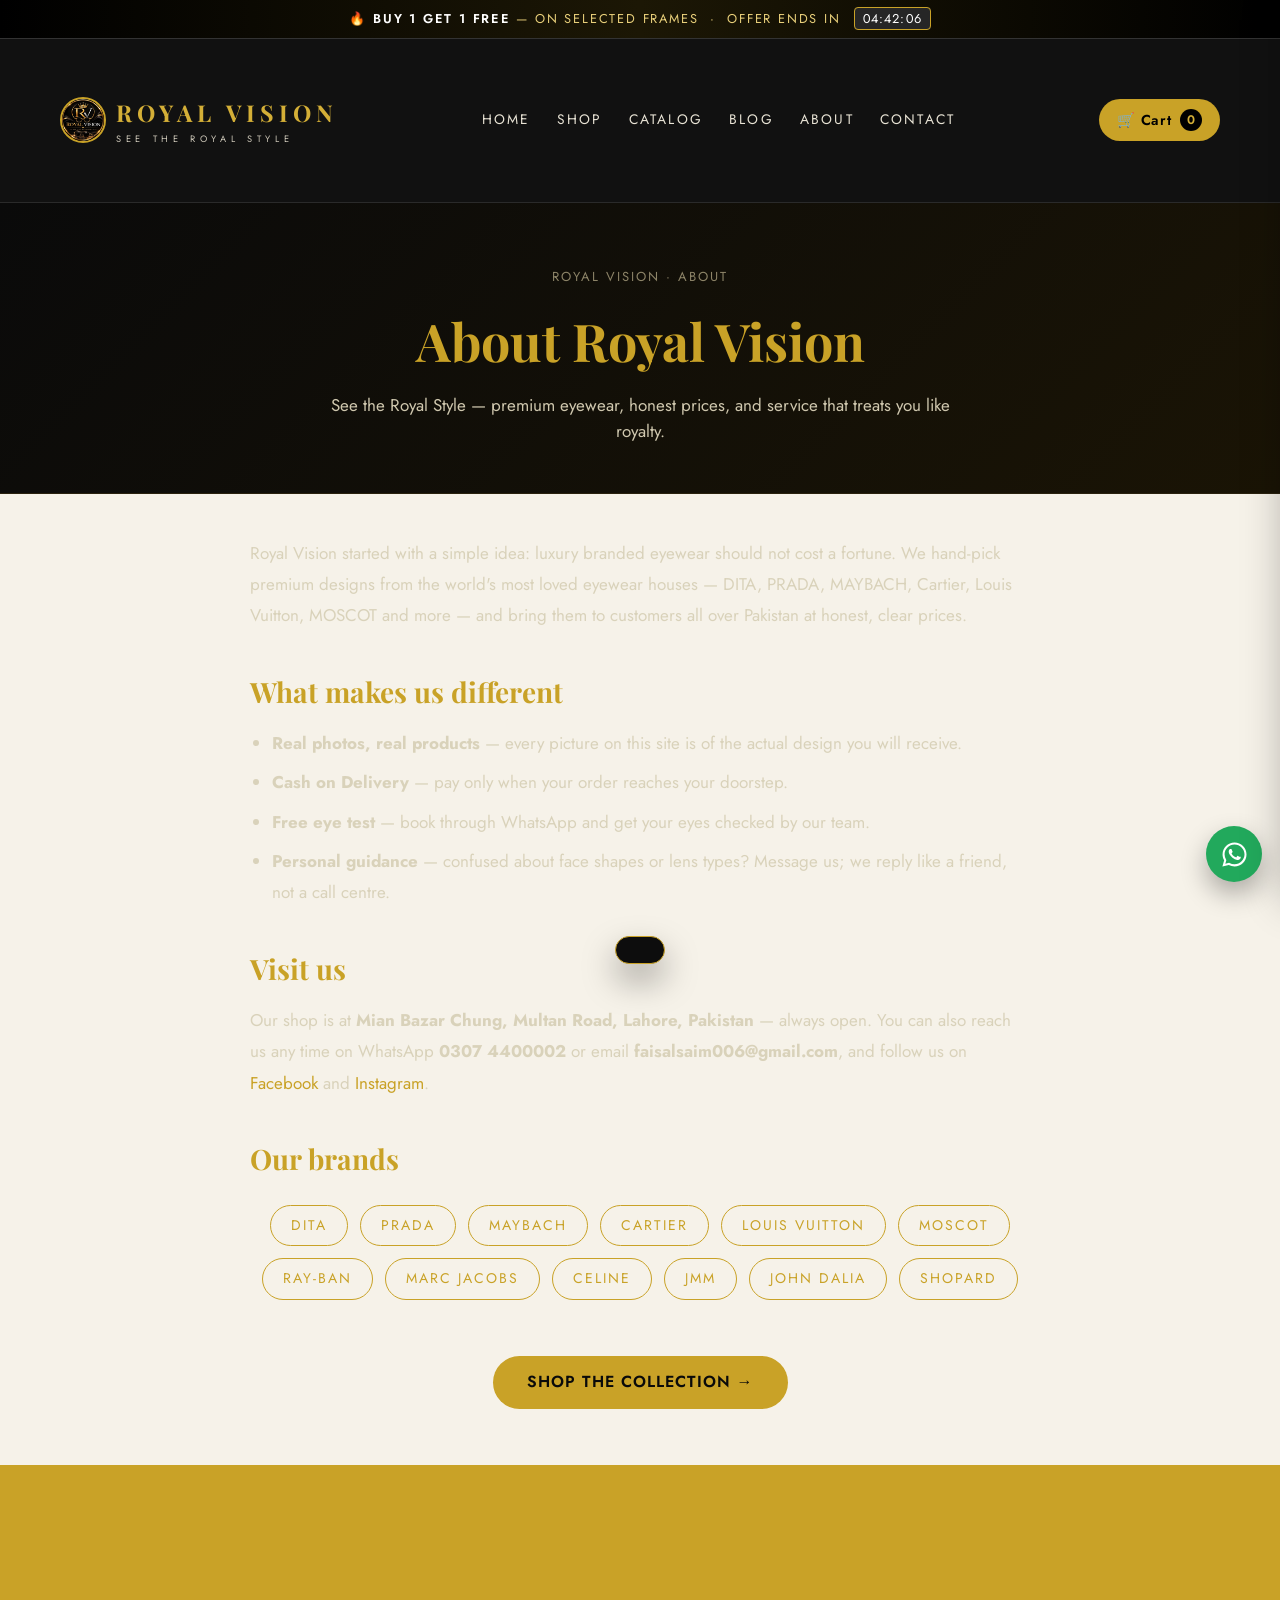
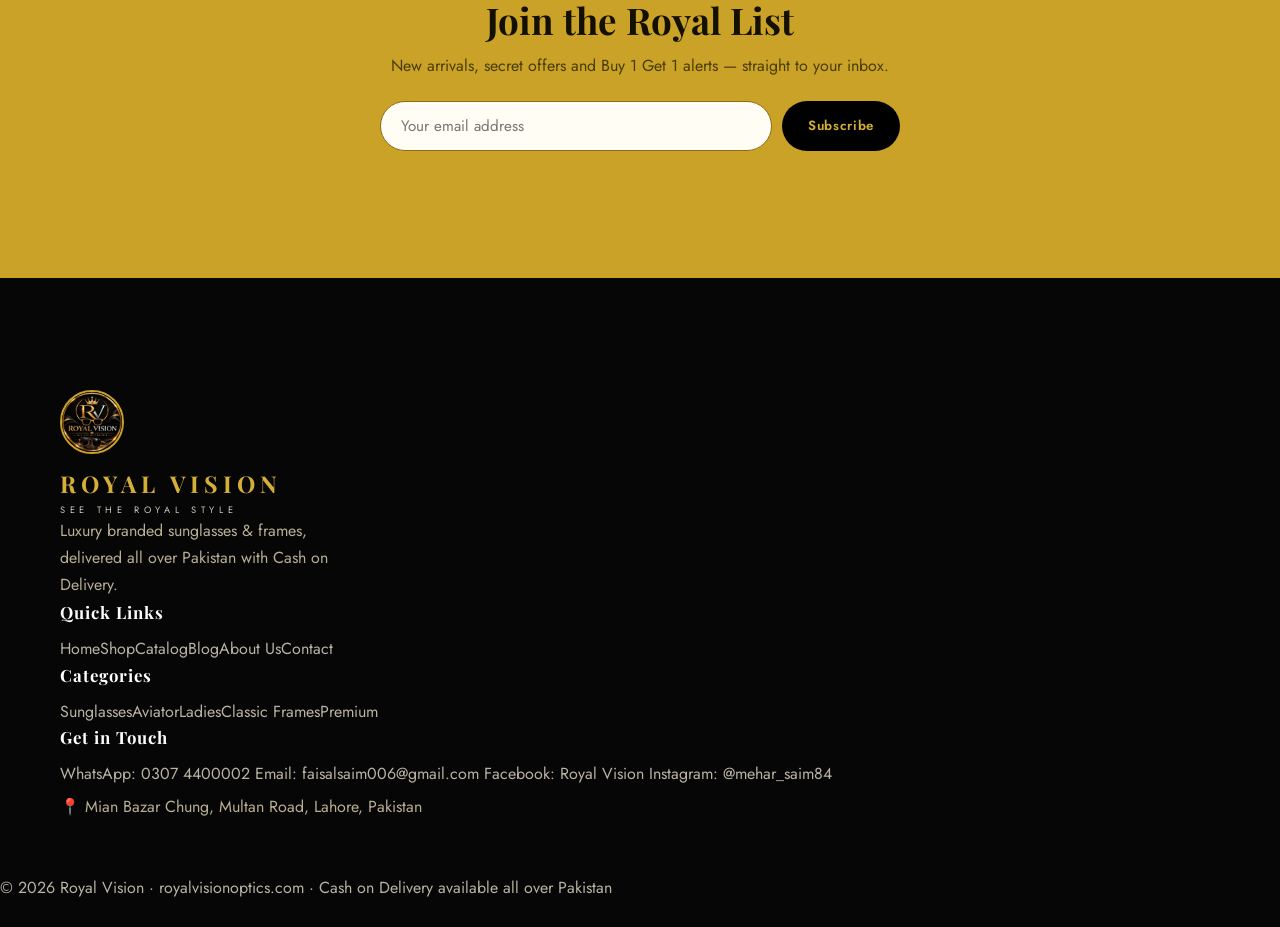
<file: about.html>
<!DOCTYPE html>
<html lang="en">
<head>
<meta charset="UTF-8">
<meta name="viewport" content="width=device-width, initial-scale=1.0">
<title>About Us — Royal Vision</title>
<meta name="description" content="About Royal Vision — premium branded eyewear at honest prices, with Cash on Delivery and a free eye test.">
<link rel="preconnect" href="https://fonts.googleapis.com">
<link rel="preconnect" href="https://fonts.gstatic.com" crossorigin>
<link href="https://fonts.googleapis.com/css2?family=Playfair+Display:ital,wght@0,500;0,600;0,700;1,500&family=Jost:wght@300;400;500;600&display=swap" rel="stylesheet">
<link rel="stylesheet" href="style.css">
</head>
<body>
<div class="offerbar">🔥 <b>Buy 1 Get 1 Free</b> — on selected frames &nbsp;·&nbsp; Offer ends in <span class="cd" id="countdown">--:--:--</span></div>
<header>
  <div class="wrap hbar">
    <a class="logo" href="index.html"><img class="logoimg" src="images/logo.jpg" alt="Royal Vision logo"><span>ROYAL VISION<small>SEE THE ROYAL STYLE</small></span></a>
    <nav class="main"><a href="index.html">Home</a><a href="shop.html">Shop</a><a href="catalog.html">Catalog</a><a href="blog.html">Blog</a><a href="about.html" class="active">About</a><a href="contact.html">Contact</a></nav>
    <div style="display:flex;gap:10px;align-items:center">
      <button class="cart-btn" id="openCart" aria-label="Open cart">🛒 Cart <span class="cart-count" id="cartCount">0</span></button>
      <button class="burger" id="burger" aria-label="Menu">☰</button>
    </div>
  </div>
  <div class="mnav" id="mnav"><a href="index.html">Home</a><a href="shop.html">Shop</a><a href="catalog.html">Catalog</a><a href="blog.html">Blog</a><a href="about.html" class="active">About</a><a href="contact.html">Contact</a></div>
</header>
<div class="pagehero"><div class="crumb">Royal Vision · About</div><h1>About Royal Vision</h1><p>See the Royal Style — premium eyewear, honest prices, and service that treats you like royalty.</p></div>
<article class="article">
<p>Royal Vision started with a simple idea: luxury branded eyewear should not cost a fortune. We hand-pick premium designs from the world's most loved eyewear houses — DITA, PRADA, MAYBACH, Cartier, Louis Vuitton, MOSCOT and more — and bring them to customers all over Pakistan at honest, clear prices.</p>
<h2>What makes us different</h2>
<ul>
<li><b>Real photos, real products</b> — every picture on this site is of the actual design you will receive.</li>
<li><b>Cash on Delivery</b> — pay only when your order reaches your doorstep.</li>
<li><b>Free eye test</b> — book through WhatsApp and get your eyes checked by our team.</li>
<li><b>Personal guidance</b> — confused about face shapes or lens types? Message us; we reply like a friend, not a call centre.</li>
</ul>
<h2>Visit us</h2>
<p>Our shop is at <b>Mian Bazar Chung, Multan Road, Lahore, Pakistan</b> — always open. You can also reach us any time on WhatsApp <b>0307 4400002</b> or email <b>faisalsaim006@gmail.com</b>, and follow us on <a href="https://www.facebook.com/share/1FAjQRUiZz/" target="_blank" rel="noopener" style="color:var(--gold)">Facebook</a> and <a href="https://www.instagram.com/mehar_saim84" target="_blank" rel="noopener" style="color:var(--gold)">Instagram</a>.</p>
<h2>Our brands</h2>
</article>
<div class="brandchips"><span>DITA</span><span>PRADA</span><span>MAYBACH</span><span>CARTIER</span><span>LOUIS VUITTON</span><span>MOSCOT</span><span>RAY-BAN</span><span>MARC JACOBS</span><span>CELINE</span><span>JMM</span><span>JOHN DALIA</span><span>SHOPARD</span></div>
<section class="wrap"><div style="text-align:center"><a href="shop.html" style="display:inline-block;background:var(--gold);color:#0a0a0a;font-weight:600;letter-spacing:1px;padding:14px 34px;border-radius:30px;text-decoration:none">SHOP THE COLLECTION →</a></div></section>
<!-- NEWSLETTER -->
<section class="news">
  <div class="wrap">
    <h2>Join the Royal List</h2>
    <p>New arrivals, secret offers and Buy 1 Get 1 alerts — straight to your inbox.</p>
    <form id="newsForm">
      <input type="email" id="newsEmail" placeholder="Your email address" required aria-label="Email address">
      <button type="submit">Subscribe</button>
    </form>
    <div class="ok" id="newsOk">✓ Shukriya! You are on the Royal List.</div>
  </div>
</section>

<footer id="contact">
  <div class="wrap fgrid">
    <div>
      <img class="footlogo" src="images/logo.jpg" alt="Royal Vision logo">
      <div class="logo">ROYAL VISION<small>SEE THE ROYAL STYLE</small></div>
      <p style="color:#b7ae94;line-height:1.7;max-width:300px">Luxury branded sunglasses &amp; frames, delivered all over Pakistan with Cash on Delivery.</p>
    </div>
    <div>
      <h4>Quick Links</h4>
      <a href="index.html">Home</a><a href="shop.html">Shop</a><a href="catalog.html">Catalog</a><a href="blog.html">Blog</a><a href="about.html">About Us</a><a href="contact.html">Contact</a>
    </div>
    <div>
      <h4>Categories</h4>
      <a href="shop.html?cat=sunglasses">Sunglasses</a><a href="shop.html?cat=aviator">Aviator</a><a href="shop.html?cat=ladies">Ladies</a><a href="shop.html?cat=classic">Classic Frames</a><a href="shop.html?cat=premium">Premium</a>
    </div>
    <div>
      <h4>Get in Touch</h4>
      <a href="https://wa.me/923074400002" target="_blank" rel="noopener">WhatsApp: 0307 4400002</a>
      <a href="mailto:faisalsaim006@gmail.com">Email: faisalsaim006@gmail.com</a>
      <a href="https://www.facebook.com/share/1FAjQRUiZz/" target="_blank" rel="noopener">Facebook: Royal Vision</a>
      <a href="https://www.instagram.com/mehar_saim84" target="_blank" rel="noopener">Instagram: @mehar_saim84</a>
      <span style="display:block;color:#b7ae94;margin-top:8px">📍 Mian Bazar Chung, Multan Road, Lahore, Pakistan</span>
    </div>
  </div>
  <div class="fbar">© 2026 Royal Vision · royalvisionoptics.com · Cash on Delivery available all over Pakistan</div>
</footer>
<!-- FLOATING WHATSAPP -->
<a class="float-wa" href="https://wa.me/923074400002?text=Assalam-o-Alaikum!%20I%20have%20a%20question%20about%20Royal%20Vision%20sunglasses." target="_blank" rel="noopener" aria-label="Chat on WhatsApp">
  <svg width="29" height="29" viewBox="0 0 24 24" fill="#fff"><path d="M12.04 2C6.58 2 2.13 6.45 2.13 11.91c0 1.75.46 3.45 1.32 4.95L2 22l5.25-1.38a9.9 9.9 0 0 0 4.79 1.22c5.46 0 9.9-4.45 9.9-9.91C21.95 6.45 17.5 2 12.04 2zm0 18.13a8.2 8.2 0 0 1-4.19-1.15l-.3-.18-3.12.82.83-3.04-.2-.31a8.2 8.2 0 0 1-1.26-4.38c0-4.54 3.7-8.24 8.24-8.24 4.54 0 8.24 3.7 8.24 8.24 0 4.54-3.7 8.24-8.24 8.24zm4.52-6.16c-.25-.12-1.47-.72-1.69-.81-.22-.08-.37-.12-.53.13-.16.24-.62.8-.76.97-.14.16-.29.18-.53.06-.25-.13-1.05-.39-1.99-1.23-.74-.66-1.23-1.47-1.38-1.72-.14-.25-.01-.38.11-.51.11-.11.25-.29.37-.43.12-.15.16-.25.25-.41.08-.17.04-.31-.02-.43-.06-.13-.53-1.29-.74-1.74-.2-.42-.4-.37-.53-.37h-.46c-.16 0-.41.06-.62.25-.22.18-.82.8-.82 2.01 0 1.21.85 2.37.97 2.53.12.17 1.68 2.56 4.07 3.59.57.25 1.01.39 1.36.5.57.18 1.09.16 1.5.1.46-.07 1.47-.6 1.79-1.22.32-.62.32-1.15.22-1.26-.1-.1-.23-.16-.48-.28z"/></svg>
</a>

<!-- CART DRAWER -->
<div class="overlay" id="overlay"></div>
<aside class="drawer" id="drawer" aria-label="Shopping cart">
  <header>
    <h3>YOUR CART 🛒</h3>
    <button class="x" id="closeCart" aria-label="Close cart">✕</button>
  </header>
  <div class="items" id="cartItems"></div>
  <div class="d-foot">
    <div class="row"><span>Subtotal</span><b id="cartTotal">Rs 0</b></div>
    <div class="note">Delivery charges confirmed on call. Payment: Cash on Delivery.</div>
    <button class="checkout" id="checkoutBtn">Checkout →</button>
    <button class="cont" id="contBtn">Continue shopping</button>
  </div>
</aside>

<!-- CHECKOUT MODAL -->
<div class="modal" id="modal" role="dialog" aria-modal="true">
  <div class="bg" id="modalBg"></div>
  <div class="sheet">
    <div id="checkoutView">
      <h3>Checkout</h3>
      <p class="sub">Fill your details — we will call you to confirm your order. Payment is Cash on Delivery.</p>
      <div class="formerr" id="formErr"></div>
      <div class="sum" id="orderSummary"></div>
      <form id="orderForm" novalidate>
        <div class="f-field"><label for="fName">Your Name *</label><input id="fName" type="text" placeholder="e.g. Muhammad Ahmed" autocomplete="name"></div>
        <div class="f-field"><label for="fPhone">Mobile Number *</label><input id="fPhone" type="tel" placeholder="03XX XXXXXXX" autocomplete="tel"><div class="hint">Pakistani mobile — we will call this number to confirm.</div></div>
        <div class="f-field"><label for="fWhatsapp">WhatsApp Number *</label><input id="fWhatsapp" type="tel" placeholder="03XX XXXXXXX" autocomplete="tel"><div class="hint">Your WhatsApp number — so we can reach you about your order.</div></div>
        <div class="f-field"><label for="fAddress">Complete Address *</label><textarea id="fAddress" rows="2" placeholder="House, street, area, landmark"></textarea></div>
        <div class="f-field"><label for="fCity">City *</label><input id="fCity" type="text" placeholder="e.g. Mardan"></div>
        <div class="f-field"><label for="fNote">Note (optional)</label><textarea id="fNote" rows="2" placeholder="Anything we should know?"></textarea></div>
        <div class="paybox"><span>Payment Method</span><b>Cash on Delivery</b></div>
        <button type="submit" class="place" id="placeBtn">Place Order</button>
        <div class="or">— OR —</div>
        <button type="button" class="wa-order" id="waOrderBtn">Order via WhatsApp</button>
        <button type="button" class="cancel" id="cancelCheckout">Cancel</button>
      </form>
    </div>
    <div id="successView" style="display:none">
      <div class="success">
        <div class="tick">✓</div>
        <h3>Order Placed!</h3>
        <div class="oid" id="orderIdBox">RV-000000</div>
        <p><b>Thank you! We will call you to confirm your order.</b></p>
        <p style="margin-top:8px">Payment is Cash on Delivery — pay when your parcel arrives.</p>
        <button class="place" id="successClose" style="margin-top:20px">Continue Shopping</button>
      </div>
    </div>
  </div>
</div>

<div class="toast" id="toast"></div>

<div class="pv" id="preview" aria-hidden="true">
  <div class="pvbg" id="pvBg"></div>
  <figure class="pvbox">
    <button class="pvx" id="pvClose" aria-label="Close preview">✕</button>
    <div class="pvstage" id="pvStage"><img id="pvImg" alt="Product picture preview"></div>
    <figcaption class="pvcap">
      <div class="pvinfo"><h3 id="pvName"></h3><div class="pvprice" id="pvPrice"></div></div>
      <div class="pvtools"><button id="pvOut" aria-label="Zoom out">−</button><button id="pvReset">Reset</button><button id="pvIn" aria-label="Zoom in">+</button></div>
      <div class="pvacts"><button class="pvadd" id="pvAdd">Add to Cart</button><a class="pvwa" id="pvWa" target="_blank" rel="noopener">Order on WhatsApp</a></div>
      <p class="pvhint">Picture par click karein to zoom hoga — zoom karke drag bhi kar sakte hain. Mobile par + / − buttons use karein.</p>
    </figcaption>
  </figure>
</div>
<script src="store.js"></script>
</body>
</html>
</file>
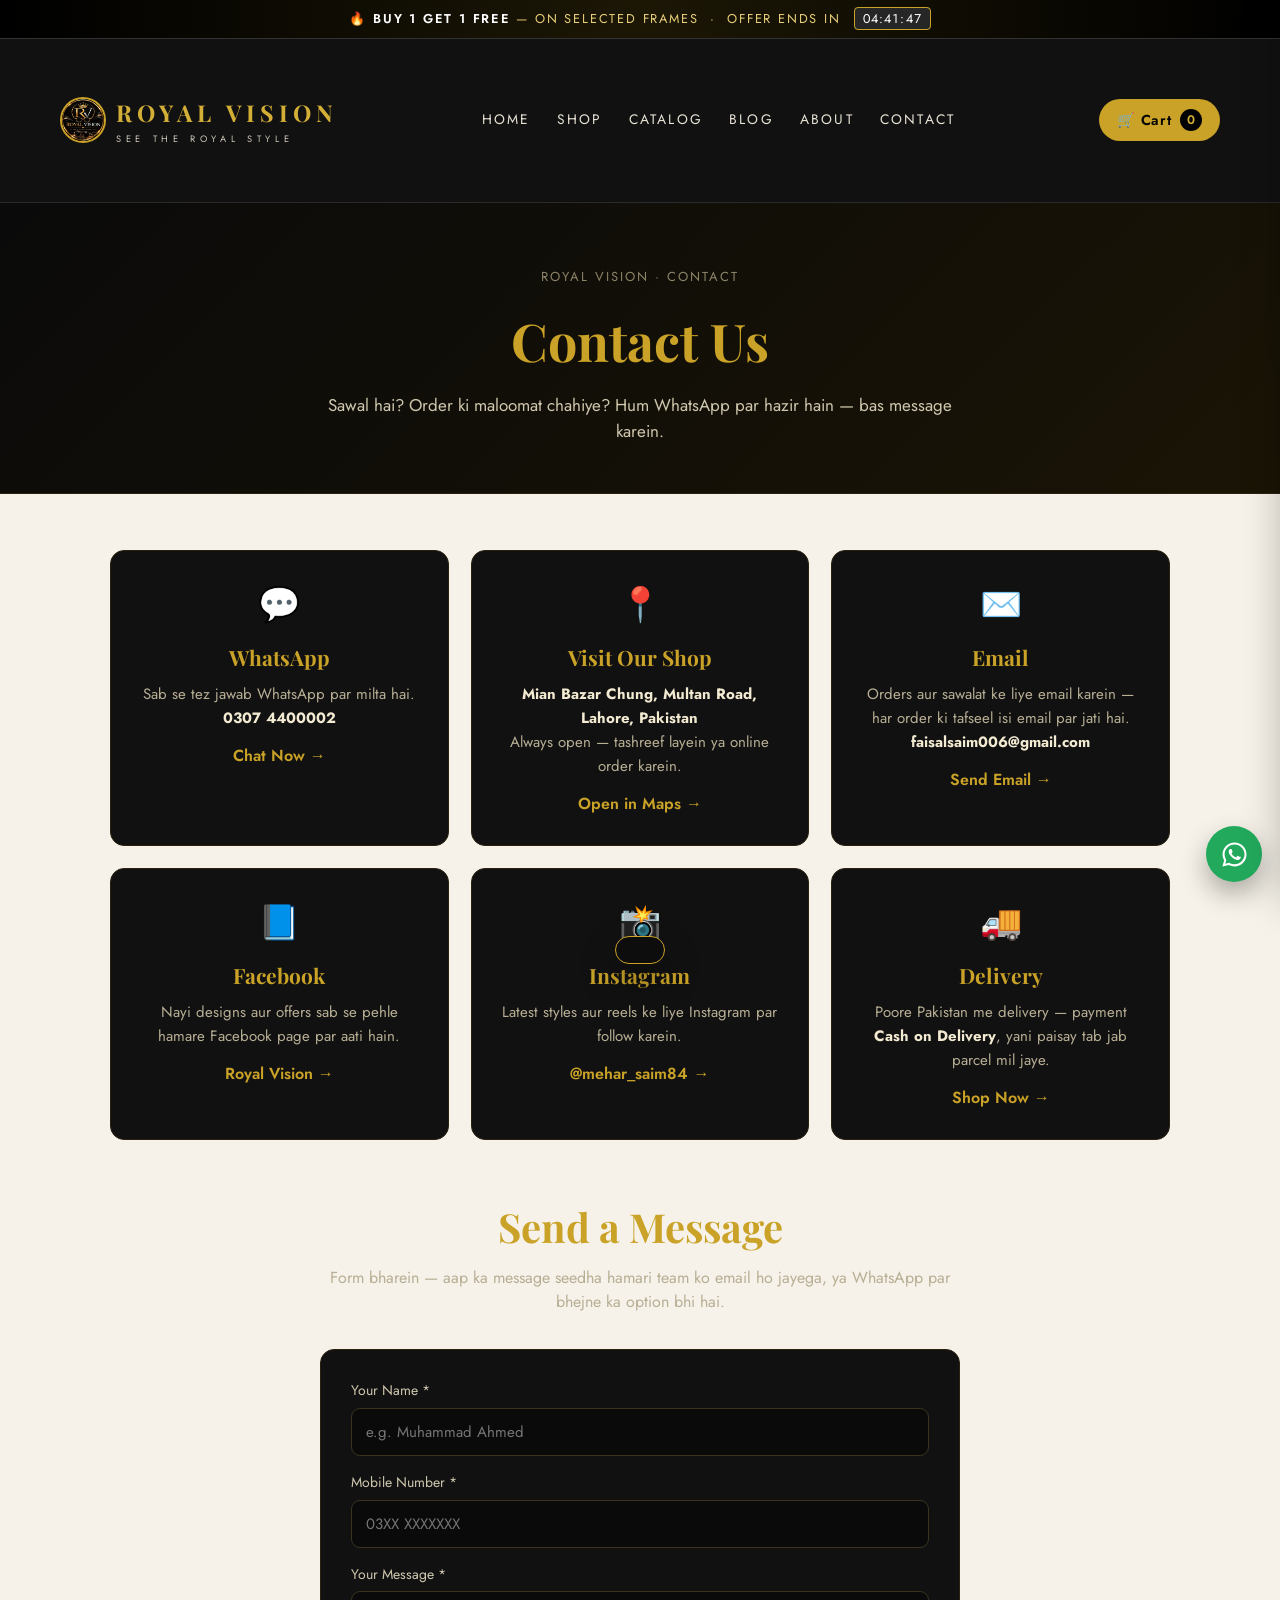
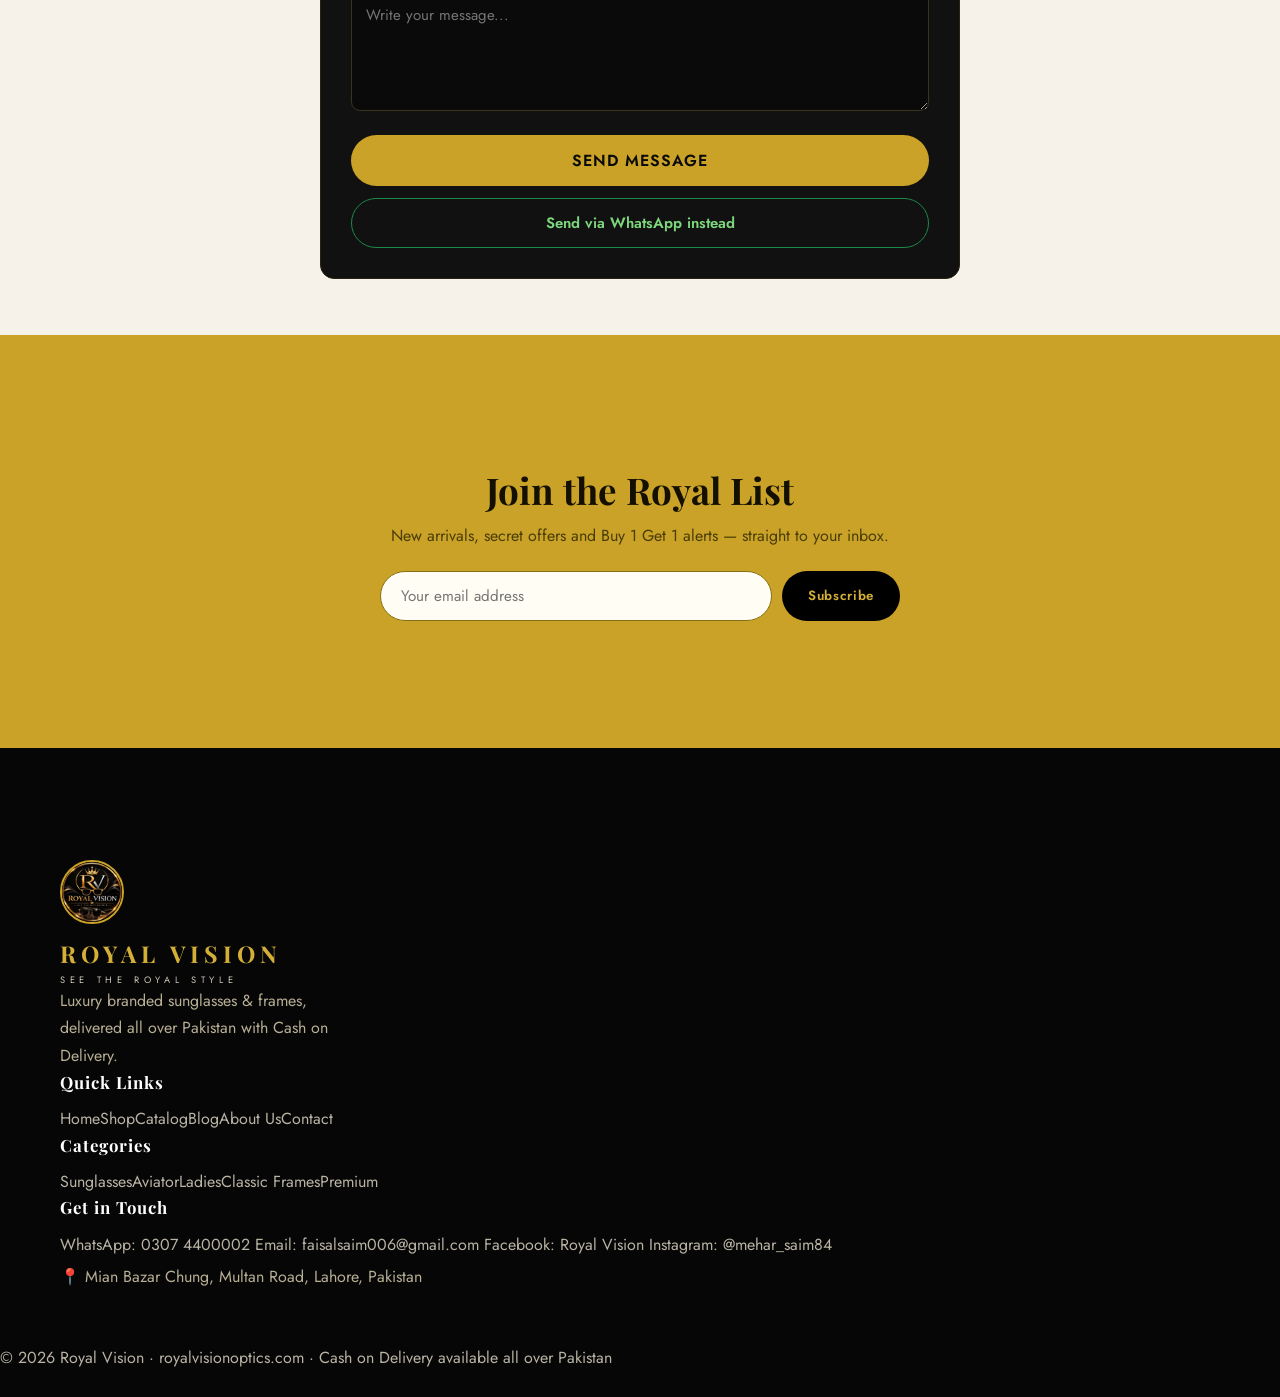
<file: contact.html>
<!DOCTYPE html>
<html lang="en">
<head>
<meta charset="UTF-8">
<meta name="viewport" content="width=device-width, initial-scale=1.0">
<title>Contact Us — Royal Vision</title>
<meta name="description" content="Contact Royal Vision — WhatsApp 0307 4400002, Facebook @RoyalVisionEyewear1, Cash on Delivery all over Pakistan.">
<link rel="preconnect" href="https://fonts.googleapis.com">
<link rel="preconnect" href="https://fonts.gstatic.com" crossorigin>
<link href="https://fonts.googleapis.com/css2?family=Playfair+Display:ital,wght@0,500;0,600;0,700;1,500&family=Jost:wght@300;400;500;600&display=swap" rel="stylesheet">
<link rel="stylesheet" href="style.css">
</head>
<body>
<div class="offerbar">🔥 <b>Buy 1 Get 1 Free</b> — on selected frames &nbsp;·&nbsp; Offer ends in <span class="cd" id="countdown">--:--:--</span></div>
<header>
  <div class="wrap hbar">
    <a class="logo" href="index.html"><img class="logoimg" src="images/logo.jpg" alt="Royal Vision logo"><span>ROYAL VISION<small>SEE THE ROYAL STYLE</small></span></a>
    <nav class="main"><a href="index.html">Home</a><a href="shop.html">Shop</a><a href="catalog.html">Catalog</a><a href="blog.html">Blog</a><a href="about.html">About</a><a href="contact.html" class="active">Contact</a></nav>
    <div style="display:flex;gap:10px;align-items:center">
      <button class="cart-btn" id="openCart" aria-label="Open cart">🛒 Cart <span class="cart-count" id="cartCount">0</span></button>
      <button class="burger" id="burger" aria-label="Menu">☰</button>
    </div>
  </div>
  <div class="mnav" id="mnav"><a href="index.html">Home</a><a href="shop.html">Shop</a><a href="catalog.html">Catalog</a><a href="blog.html">Blog</a><a href="about.html">About</a><a href="contact.html" class="active">Contact</a></div>
</header>
<div class="pagehero"><div class="crumb">Royal Vision · Contact</div><h1>Contact Us</h1><p>Sawal hai? Order ki maloomat chahiye? Hum WhatsApp par hazir hain — bas message karein.</p></div>
<section class="wrap"><div class="infogrid">
  <div class="infocard"><div class="ic">💬</div><h3>WhatsApp</h3><p>Sab se tez jawab WhatsApp par milta hai.<br><b style="color:#f3ead2">0307 4400002</b></p><a href="https://wa.me/923074400002?text=Assalam-o-Alaikum! I have a question about Royal Vision." target="_blank" rel="noopener" style="color:var(--gold);font-weight:600">Chat Now →</a></div>
  <div class="infocard"><div class="ic">📍</div><h3>Visit Our Shop</h3><p><b style="color:#f3ead2">Mian Bazar Chung, Multan Road,<br>Lahore, Pakistan</b><br>Always open — tashreef layein ya online order karein.</p><a href="https://www.google.com/maps/search/?api=1&query=Mian+Bazar+Chung+Multan+Road+Lahore" target="_blank" rel="noopener" style="color:var(--gold);font-weight:600">Open in Maps →</a></div>
  <div class="infocard"><div class="ic">✉️</div><h3>Email</h3><p>Orders aur sawalat ke liye email karein — har order ki tafseel isi email par jati hai.<br><b style="color:#f3ead2">faisalsaim006@gmail.com</b></p><a href="mailto:faisalsaim006@gmail.com" style="color:var(--gold);font-weight:600">Send Email →</a></div>
  <div class="infocard"><div class="ic">📘</div><h3>Facebook</h3><p>Nayi designs aur offers sab se pehle hamare Facebook page par aati hain.</p><a href="https://www.facebook.com/share/1FAjQRUiZz/" target="_blank" rel="noopener" style="color:var(--gold);font-weight:600">Royal Vision →</a></div>
  <div class="infocard"><div class="ic">📸</div><h3>Instagram</h3><p>Latest styles aur reels ke liye Instagram par follow karein.</p><a href="https://www.instagram.com/mehar_saim84" target="_blank" rel="noopener" style="color:var(--gold);font-weight:600">@mehar_saim84 →</a></div>
  <div class="infocard"><div class="ic">🚚</div><h3>Delivery</h3><p>Poore Pakistan me delivery — payment <b style="color:#f3ead2">Cash on Delivery</b>, yani paisay tab jab parcel mil jaye.</p><a href="shop.html" style="color:var(--gold);font-weight:600">Shop Now →</a></div>
</div></section>
<section class="wrap" style="padding-top:0">
  <h2 class="sec">Send a Message</h2>
  <p class="sub">Form bharein — aap ka message seedha hamari team ko email ho jayega, ya WhatsApp par bhejne ka option bhi hai.</p>
  <form class="cform" id="contactForm">
    <label for="cName">Your Name *</label><input id="cName" type="text" placeholder="e.g. Muhammad Ahmed" required>
    <label for="cPhone">Mobile Number *</label><input id="cPhone" type="tel" placeholder="03XX XXXXXXX" required>
    <label for="cMsg">Your Message *</label><textarea id="cMsg" placeholder="Write your message..." required></textarea>
    <div id="cOk" style="display:none;color:#7dd87d;margin-bottom:14px">✔ Shukriya! Aap ka message bhej diya gaya hai — hum jald rabta karenge.</div>
    <button type="submit" style="width:100%;background:var(--gold);color:#0a0a0a;font-weight:600;letter-spacing:1px;padding:14px;border:none;border-radius:30px;cursor:pointer;font-size:16px">SEND MESSAGE</button>
    <button type="button" id="cWa" style="width:100%;margin-top:12px;background:transparent;color:#7dd87d;font-weight:600;padding:13px;border:1px solid #1c8a49;border-radius:30px;cursor:pointer;font-size:15px">Send via WhatsApp instead</button>
  </form>
</section>
<script>
document.getElementById("contactForm").addEventListener("submit", async e => {
  e.preventDefault();
  const n = document.getElementById("cName").value.trim(), p = document.getElementById("cPhone").value.trim(), m = document.getElementById("cMsg").value.trim();
  if(!n || !p || !m) return;
  try {
    await fetch("https://formsubmit.co/ajax/faisalsaim006@gmail.com", {method:"POST", headers:{"Content-Type":"application/json","Accept":"application/json"}, body: JSON.stringify({_subject:"Contact Message — Royal Vision", name:n, mobile:p, message:m})});
  } catch(_) {}
  document.getElementById("cOk").style.display = "block";
  e.target.reset();
});
document.getElementById("cWa").addEventListener("click", () => {
  const n = document.getElementById("cName").value.trim(), m = document.getElementById("cMsg").value.trim();
  const text = "Assalam-o-Alaikum! I am " + (n || "a customer") + ". " + m;
  window.open("https://wa.me/923074400002?text=" + encodeURIComponent(text), "_blank");
});
</script>
<!-- NEWSLETTER -->
<section class="news">
  <div class="wrap">
    <h2>Join the Royal List</h2>
    <p>New arrivals, secret offers and Buy 1 Get 1 alerts — straight to your inbox.</p>
    <form id="newsForm">
      <input type="email" id="newsEmail" placeholder="Your email address" required aria-label="Email address">
      <button type="submit">Subscribe</button>
    </form>
    <div class="ok" id="newsOk">✓ Shukriya! You are on the Royal List.</div>
  </div>
</section>

<footer id="contact">
  <div class="wrap fgrid">
    <div>
      <img class="footlogo" src="images/logo.jpg" alt="Royal Vision logo">
      <div class="logo">ROYAL VISION<small>SEE THE ROYAL STYLE</small></div>
      <p style="color:#b7ae94;line-height:1.7;max-width:300px">Luxury branded sunglasses &amp; frames, delivered all over Pakistan with Cash on Delivery.</p>
    </div>
    <div>
      <h4>Quick Links</h4>
      <a href="index.html">Home</a><a href="shop.html">Shop</a><a href="catalog.html">Catalog</a><a href="blog.html">Blog</a><a href="about.html">About Us</a><a href="contact.html">Contact</a>
    </div>
    <div>
      <h4>Categories</h4>
      <a href="shop.html?cat=sunglasses">Sunglasses</a><a href="shop.html?cat=aviator">Aviator</a><a href="shop.html?cat=ladies">Ladies</a><a href="shop.html?cat=classic">Classic Frames</a><a href="shop.html?cat=premium">Premium</a>
    </div>
    <div>
      <h4>Get in Touch</h4>
      <a href="https://wa.me/923074400002" target="_blank" rel="noopener">WhatsApp: 0307 4400002</a>
      <a href="mailto:faisalsaim006@gmail.com">Email: faisalsaim006@gmail.com</a>
      <a href="https://www.facebook.com/share/1FAjQRUiZz/" target="_blank" rel="noopener">Facebook: Royal Vision</a>
      <a href="https://www.instagram.com/mehar_saim84" target="_blank" rel="noopener">Instagram: @mehar_saim84</a>
      <span style="display:block;color:#b7ae94;margin-top:8px">📍 Mian Bazar Chung, Multan Road, Lahore, Pakistan</span>
    </div>
  </div>
  <div class="fbar">© 2026 Royal Vision · royalvisionoptics.com · Cash on Delivery available all over Pakistan</div>
</footer>
<!-- FLOATING WHATSAPP -->
<a class="float-wa" href="https://wa.me/923074400002?text=Assalam-o-Alaikum!%20I%20have%20a%20question%20about%20Royal%20Vision%20sunglasses." target="_blank" rel="noopener" aria-label="Chat on WhatsApp">
  <svg width="29" height="29" viewBox="0 0 24 24" fill="#fff"><path d="M12.04 2C6.58 2 2.13 6.45 2.13 11.91c0 1.75.46 3.45 1.32 4.95L2 22l5.25-1.38a9.9 9.9 0 0 0 4.79 1.22c5.46 0 9.9-4.45 9.9-9.91C21.95 6.45 17.5 2 12.04 2zm0 18.13a8.2 8.2 0 0 1-4.19-1.15l-.3-.18-3.12.82.83-3.04-.2-.31a8.2 8.2 0 0 1-1.26-4.38c0-4.54 3.7-8.24 8.24-8.24 4.54 0 8.24 3.7 8.24 8.24 0 4.54-3.7 8.24-8.24 8.24zm4.52-6.16c-.25-.12-1.47-.72-1.69-.81-.22-.08-.37-.12-.53.13-.16.24-.62.8-.76.97-.14.16-.29.18-.53.06-.25-.13-1.05-.39-1.99-1.23-.74-.66-1.23-1.47-1.38-1.72-.14-.25-.01-.38.11-.51.11-.11.25-.29.37-.43.12-.15.16-.25.25-.41.08-.17.04-.31-.02-.43-.06-.13-.53-1.29-.74-1.74-.2-.42-.4-.37-.53-.37h-.46c-.16 0-.41.06-.62.25-.22.18-.82.8-.82 2.01 0 1.21.85 2.37.97 2.53.12.17 1.68 2.56 4.07 3.59.57.25 1.01.39 1.36.5.57.18 1.09.16 1.5.1.46-.07 1.47-.6 1.79-1.22.32-.62.32-1.15.22-1.26-.1-.1-.23-.16-.48-.28z"/></svg>
</a>

<!-- CART DRAWER -->
<div class="overlay" id="overlay"></div>
<aside class="drawer" id="drawer" aria-label="Shopping cart">
  <header>
    <h3>YOUR CART 🛒</h3>
    <button class="x" id="closeCart" aria-label="Close cart">✕</button>
  </header>
  <div class="items" id="cartItems"></div>
  <div class="d-foot">
    <div class="row"><span>Subtotal</span><b id="cartTotal">Rs 0</b></div>
    <div class="note">Delivery charges confirmed on call. Payment: Cash on Delivery.</div>
    <button class="checkout" id="checkoutBtn">Checkout →</button>
    <button class="cont" id="contBtn">Continue shopping</button>
  </div>
</aside>

<!-- CHECKOUT MODAL -->
<div class="modal" id="modal" role="dialog" aria-modal="true">
  <div class="bg" id="modalBg"></div>
  <div class="sheet">
    <div id="checkoutView">
      <h3>Checkout</h3>
      <p class="sub">Fill your details — we will call you to confirm your order. Payment is Cash on Delivery.</p>
      <div class="formerr" id="formErr"></div>
      <div class="sum" id="orderSummary"></div>
      <form id="orderForm" novalidate>
        <div class="f-field"><label for="fName">Your Name *</label><input id="fName" type="text" placeholder="e.g. Muhammad Ahmed" autocomplete="name"></div>
        <div class="f-field"><label for="fPhone">Mobile Number *</label><input id="fPhone" type="tel" placeholder="03XX XXXXXXX" autocomplete="tel"><div class="hint">Pakistani mobile — we will call this number to confirm.</div></div>
        <div class="f-field"><label for="fWhatsapp">WhatsApp Number *</label><input id="fWhatsapp" type="tel" placeholder="03XX XXXXXXX" autocomplete="tel"><div class="hint">Your WhatsApp number — so we can reach you about your order.</div></div>
        <div class="f-field"><label for="fAddress">Complete Address *</label><textarea id="fAddress" rows="2" placeholder="House, street, area, landmark"></textarea></div>
        <div class="f-field"><label for="fCity">City *</label><input id="fCity" type="text" placeholder="e.g. Mardan"></div>
        <div class="f-field"><label for="fNote">Note (optional)</label><textarea id="fNote" rows="2" placeholder="Anything we should know?"></textarea></div>
        <div class="paybox"><span>Payment Method</span><b>Cash on Delivery</b></div>
        <button type="submit" class="place" id="placeBtn">Place Order</button>
        <div class="or">— OR —</div>
        <button type="button" class="wa-order" id="waOrderBtn">Order via WhatsApp</button>
        <button type="button" class="cancel" id="cancelCheckout">Cancel</button>
      </form>
    </div>
    <div id="successView" style="display:none">
      <div class="success">
        <div class="tick">✓</div>
        <h3>Order Placed!</h3>
        <div class="oid" id="orderIdBox">RV-000000</div>
        <p><b>Thank you! We will call you to confirm your order.</b></p>
        <p style="margin-top:8px">Payment is Cash on Delivery — pay when your parcel arrives.</p>
        <button class="place" id="successClose" style="margin-top:20px">Continue Shopping</button>
      </div>
    </div>
  </div>
</div>

<div class="toast" id="toast"></div>

<div class="pv" id="preview" aria-hidden="true">
  <div class="pvbg" id="pvBg"></div>
  <figure class="pvbox">
    <button class="pvx" id="pvClose" aria-label="Close preview">✕</button>
    <div class="pvstage" id="pvStage"><img id="pvImg" alt="Product picture preview"></div>
    <figcaption class="pvcap">
      <div class="pvinfo"><h3 id="pvName"></h3><div class="pvprice" id="pvPrice"></div></div>
      <div class="pvtools"><button id="pvOut" aria-label="Zoom out">−</button><button id="pvReset">Reset</button><button id="pvIn" aria-label="Zoom in">+</button></div>
      <div class="pvacts"><button class="pvadd" id="pvAdd">Add to Cart</button><a class="pvwa" id="pvWa" target="_blank" rel="noopener">Order on WhatsApp</a></div>
      <p class="pvhint">Picture par click karein to zoom hoga — zoom karke drag bhi kar sakte hain. Mobile par + / − buttons use karein.</p>
    </figcaption>
  </figure>
</div>
<script src="store.js"></script>
</body>
</html>
</file>
<file: style.css>
:root{
  --black:#0a0a0a; --black2:#111111; --black3:#1a1a1a;
  --gold:#C9A227; --gold2:#D4AF37; --gold-soft:#e8cf7a;
  --white:#ffffff; --off:#f6f2e9; --muted:#9a958a; --line:#2a2a2a;
  --serif:'Playfair Display',serif; --sans:'Jost',sans-serif;
}
*{margin:0;padding:0;box-sizing:border-box}
html{scroll-behavior:smooth}
body{font-family:var(--sans);background:var(--off);color:#1c1a15;line-height:1.55;-webkit-font-smoothing:antialiased}
img{display:block;max-width:100%}
a{color:inherit;text-decoration:none}
button{font-family:var(--sans);cursor:pointer}
h1,h2,h3,.serif{font-family:var(--serif)}
.wrap{max-width:1220px;margin:0 auto;padding:0 20px}
.gold{color:var(--gold2)}
.eyebrow{letter-spacing:.35em;text-transform:uppercase;font-size:.72rem;font-weight:600;color:var(--gold)}
.sec-head{text-align:center;margin-bottom:34px}
.sec-head h2{font-size:clamp(1.8rem,4vw,2.6rem);font-weight:600;margin:8px 0 6px}
.sec-head p{color:#6b665b;max-width:560px;margin:0 auto}
.gold-rule{width:64px;height:2px;background:linear-gradient(90deg,transparent,var(--gold),transparent);margin:14px auto 0}

/* ---------- Offer bar ---------- */
.offerbar{background:linear-gradient(90deg,#000,#1c1705,#000);color:var(--gold-soft);text-align:center;font-size:.8rem;letter-spacing:.14em;text-transform:uppercase;padding:9px 12px;border-bottom:1px solid #333}
.offerbar b{color:#fff;font-weight:600}
.offerbar .cd{color:#fff;background:#262626;border:1px solid var(--gold);border-radius:4px;padding:1px 8px;margin-left:8px;font-variant-numeric:tabular-nums;letter-spacing:.08em}

/* ---------- Header ---------- */
header{position:sticky;top:0;z-index:60;background:rgba(10,10,10,.97);border-bottom:1px solid var(--line);backdrop-filter:blur(6px)}
.hbar{display:flex;align-items:center;justify-content:space-between;gap:14px;padding:14px 0}
.logo{font-family:var(--serif);font-size:1.45rem;font-weight:700;letter-spacing:.22em;color:var(--gold2);white-space:nowrap}
.logo small{display:block;font-family:var(--sans);font-size:.58rem;letter-spacing:.5em;color:#cfc9ba;font-weight:400;margin-top:1px}
nav.main{display:flex;gap:26px}
nav.main a{color:#e9e4d6;font-size:.86rem;letter-spacing:.16em;text-transform:uppercase;padding:4px 0;border-bottom:2px solid transparent;transition:.25s}
nav.main a:hover{color:var(--gold2);border-color:var(--gold)}
.cart-btn{position:relative;background:var(--gold);color:#000;border:none;border-radius:999px;padding:10px 18px;font-weight:600;letter-spacing:.06em;font-size:.9rem;display:flex;align-items:center;gap:8px;transition:.25s}
.cart-btn:hover{background:var(--gold2)}
.cart-count{background:#000;color:var(--gold2);border-radius:999px;min-width:22px;height:22px;display:inline-flex;align-items:center;justify-content:center;font-size:.78rem;padding:0 5px}
.burger{display:none;background:none;border:1px solid var(--line);border-radius:8px;color:#fff;width:42px;height:42px;font-size:1.15rem}
.mnav{display:none;background:#0d0d0d;border-top:1px solid var(--line);padding:10px 20px 16px}
.mnav a{display:block;color:#e9e4d6;padding:10px 0;border-bottom:1px solid #1e1e1e;letter-spacing:.14em;text-transform:uppercase;font-size:.85rem}
.mnav.open{display:block}
@media(max-width:860px){nav.main{display:none}.burger{display:block}}

/* ---------- Hero ---------- */
.hero{background:radial-gradient(1100px 480px at 85% -10%,#2b230a 0%,transparent 55%),linear-gradient(160deg,#0a0a0a,#141414 60%,#0a0a0a);color:#fff;overflow:hidden}
.hero-grid{display:grid;grid-template-columns:1.05fr .95fr;gap:44px;align-items:center;padding:64px 0 58px}
.hero h1{font-size:clamp(2.3rem,5.4vw,4rem);line-height:1.12;font-weight:600;margin:14px 0 16px}
.hero h1 em{font-style:italic;color:var(--gold2)}
.hero p.sub{color:#cfc9ba;font-size:1.06rem;max-width:480px;font-weight:300}
.btns{display:flex;gap:14px;flex-wrap:wrap;margin:28px 0 34px}
.btn{display:inline-flex;align-items:center;gap:9px;border-radius:999px;padding:14px 28px;font-size:.95rem;font-weight:600;letter-spacing:.05em;border:1px solid var(--gold);transition:.25s}
.btn-gold{background:linear-gradient(180deg,var(--gold2),var(--gold));color:#000}
.btn-gold:hover{filter:brightness(1.1);transform:translateY(-1px)}
.btn-line{background:transparent;color:#fff}
.btn-line:hover{border-color:#fff;background:rgba(255,255,255,.06)}
.stats{display:flex;gap:0;border-top:1px solid #2c2c2c;max-width:520px}
.stats div{flex:1;padding:16px 14px 0}
.stats div+div{border-left:1px solid #2c2c2c}
.stats b{font-family:var(--serif);font-size:1.35rem;color:var(--gold2);display:block}
.stats span{font-size:.78rem;letter-spacing:.12em;text-transform:uppercase;color:#a49e8f}
.hero-img{position:relative}
.hero-img .frame{border:1px solid var(--gold);padding:12px;background:#101010}
.hero-img img{width:100%;height:480px;object-fit:cover}
.hero-img .tag{position:absolute;left:-14px;bottom:26px;background:var(--gold);color:#000;font-weight:600;padding:10px 18px;letter-spacing:.06em;box-shadow:0 12px 30px rgba(0,0,0,.5)}
.hero-img .tag small{display:block;font-weight:400;font-size:.72rem;letter-spacing:.18em;text-transform:uppercase}
@media(max-width:860px){.hero-grid{grid-template-columns:1fr;padding:42px 0}.hero-img img{height:340px}}

/* ---------- Marquee ---------- */
.marquee{background:#000;border-top:1px solid var(--gold);border-bottom:1px solid var(--gold);overflow:hidden;padding:13px 0}
.marquee-track{display:flex;gap:0;width:max-content;animation:scroll 30s linear infinite}
.marquee span{font-family:var(--serif);font-size:1.05rem;letter-spacing:.3em;color:var(--gold2);white-space:nowrap;padding-right:.4em}
@keyframes scroll{to{transform:translateX(-50%)}}

/* ---------- Sections ---------- */
section{padding:70px 0}
.dark{background:var(--black);color:#f2eee3}
.dark .sec-head p{color:#a49e8f}

/* categories */
.cats{display:grid;grid-template-columns:repeat(4,1fr);gap:22px}
.cat{text-align:center;cursor:pointer;background:none;border:none;color:inherit}
.cat .ring{width:100%;aspect-ratio:1;border-radius:50%;overflow:hidden;border:2px solid var(--gold);padding:5px;background:#fff;transition:.3s}
.cat img{width:100%;height:100%;object-fit:cover;border-radius:50%}
.cat:hover .ring{transform:translateY(-5px);box-shadow:0 16px 30px rgba(0,0,0,.18)}
.cat h3{margin-top:14px;font-size:1.15rem}
.cat span{font-size:.82rem;color:#77705f;letter-spacing:.1em;text-transform:uppercase}
@media(max-width:760px){.cats{grid-template-columns:repeat(2,1fr)}}

/* shop controls */
.controls{display:flex;flex-wrap:wrap;gap:12px;align-items:center;justify-content:space-between;margin-bottom:26px}
.chips{display:flex;gap:8px;flex-wrap:wrap}
.chip{border:1px solid #c9c2ae;background:#fff;color:#333;border-radius:999px;padding:8px 16px;font-size:.86rem;letter-spacing:.04em;transition:.2s}
.chip:hover{border-color:var(--gold)}
.chip.on{background:#000;color:var(--gold2);border-color:#000}
.search-sort{display:flex;gap:10px;flex-wrap:wrap}
.search-sort input,.search-sort select{border:1px solid #c9c2ae;border-radius:999px;padding:9px 16px;font-family:var(--sans);font-size:.9rem;background:#fff;outline:none}
.search-sort input:focus,.search-sort select:focus{border-color:var(--gold)}
.grid{display:grid;grid-template-columns:repeat(4,1fr);gap:20px}
@media(max-width:1020px){.grid{grid-template-columns:repeat(3,1fr)}}
@media(max-width:720px){.grid{grid-template-columns:repeat(2,1fr);gap:14px}}
.card{background:#fff;border:1px solid #e6e0cd;border-radius:14px;overflow:hidden;display:flex;flex-direction:column;transition:.25s}
.card:hover{transform:translateY(-4px);box-shadow:0 18px 34px rgba(20,16,4,.14);border-color:var(--gold)}
.card .ph{aspect-ratio:1/1;overflow:hidden;background:#f3efe4}
.card .ph img{width:100%;height:100%;object-fit:cover;transition:.4s}
.card:hover .ph img{transform:scale(1.05)}
.card .bd{padding:14px 15px 16px;display:flex;flex-direction:column;gap:5px;flex:1}
.card h3{font-size:1.02rem;font-weight:600;line-height:1.25}
.card .price{font-family:var(--serif);font-size:1.12rem;color:#8a6d14;font-weight:700}
.card .price small{font-family:var(--sans);font-weight:400;color:#99917c;font-size:.74rem;letter-spacing:.1em}
.card .acts{display:flex;gap:8px;margin-top:auto;padding-top:10px}
.add{flex:1;background:linear-gradient(180deg,var(--gold2),var(--gold));border:none;color:#000;font-weight:600;border-radius:9px;padding:11px 8px;font-size:.88rem;transition:.2s}
.add:hover{filter:brightness(1.08)}
.wa-ic{width:42px;border:1px solid #22a95c;background:#eafaf0;border-radius:9px;display:inline-flex;align-items:center;justify-content:center;transition:.2s}
.wa-ic:hover{background:#d7f5e2}
.empty{grid-column:1/-1;text-align:center;color:#8a8474;padding:40px 0;font-size:1.02rem}

/* spotlight */
.spot{display:grid;grid-template-columns:1fr 1fr;gap:44px;align-items:center}
.spot .frame{border:1px solid var(--gold);padding:12px;background:#101010}
.spot .frame img{width:100%;height:440px;object-fit:cover}
.spot h2{font-size:clamp(1.9rem,4vw,2.8rem);margin:10px 0 12px}
.spot .big-price{font-family:var(--serif);font-size:2rem;color:var(--gold2);margin:14px 0 22px}
.spot ul{list-style:none;margin:0 0 8px}
.spot ul li{padding:7px 0;border-bottom:1px solid #262626;color:#d8d2c2}
.spot ul li::before{content:"◆";color:var(--gold);font-size:.65rem;margin-right:10px;vertical-align:2px}
@media(max-width:860px){.spot{grid-template-columns:1fr}.spot .frame img{height:320px}}

/* why */
.why-grid{display:grid;grid-template-columns:repeat(3,1fr);gap:18px}
@media(max-width:860px){.why-grid{grid-template-columns:repeat(2,1fr)}}
@media(max-width:540px){.why-grid{grid-template-columns:1fr}}
.why{background:#fff;border:1px solid #e6e0cd;border-top:3px solid var(--gold);border-radius:12px;padding:24px 22px}
.why .ic{font-size:1.6rem;color:var(--gold);font-family:var(--serif)}
.why h3{font-size:1.12rem;margin:8px 0 5px}
.why p{color:#6f6a5c;font-size:.94rem}

/* reviews */
.rev-box{max-width:760px;margin:0 auto;text-align:center;min-height:190px}
.stars{color:var(--gold2);font-size:1.25rem;letter-spacing:.3em}
.rev-text{font-family:var(--serif);font-style:italic;font-size:clamp(1.15rem,2.6vw,1.5rem);line-height:1.5;margin:16px 0 12px;color:#efe9d8}
.rev-name{letter-spacing:.25em;text-transform:uppercase;font-size:.8rem;color:var(--gold-soft)}
.rev-dots{display:flex;gap:9px;justify-content:center;margin-top:24px}
.rev-dots button{width:11px;height:11px;border-radius:50%;border:1px solid var(--gold);background:transparent;padding:0}
.rev-dots button.on{background:var(--gold)}
.rev-nav{display:flex;gap:10px;justify-content:center;margin-top:16px}
.rev-nav button{background:none;border:1px solid #3a3a3a;color:#ddd;border-radius:999px;width:40px;height:40px;font-size:1rem}
.rev-nav button:hover{border-color:var(--gold);color:var(--gold2)}

/* eye test band */
.eyetest{background:linear-gradient(120deg,#171204,#0a0a0a 55%);border-top:1px solid var(--gold);border-bottom:1px solid var(--gold);color:#fff;text-align:center}
.eyetest h2{font-size:clamp(1.7rem,3.6vw,2.4rem);margin-bottom:8px}
.eyetest p{color:#cfc9ba;margin-bottom:24px}

/* services */
.services{display:grid;grid-template-columns:repeat(4,1fr);gap:18px;text-align:center}
@media(max-width:860px){.services{grid-template-columns:repeat(2,1fr)}}
.svc{padding:10px}
.svc .ic{font-size:1.9rem;color:var(--gold);font-family:var(--serif)}
.svc h3{font-size:1.05rem;margin:9px 0 4px;color:#fff}
.svc p{color:#a49e8f;font-size:.9rem}

/* newsletter */
.news{background:var(--gold);color:#141000;text-align:center}
.news h2{font-size:clamp(1.6rem,3.4vw,2.3rem)}
.news p{margin:6px 0 22px;color:#4a3d08}
.news form{display:flex;gap:10px;justify-content:center;flex-wrap:wrap;max-width:520px;margin:0 auto}
.news input{flex:1;min-width:230px;border:1px solid #8a6d14;border-radius:999px;padding:13px 20px;font-family:var(--sans);font-size:.95rem;outline:none;background:#fffdf4}
.news button{background:#000;color:var(--gold2);border:none;border-radius:999px;padding:13px 26px;font-weight:600;letter-spacing:.05em}
.news .ok{margin-top:14px;font-weight:600;display:none}

/* footer */
footer{background:#060606;color:#b9b3a4;padding:56px 0 26px;border-top:1px solid var(--gold)}
.f-grid{display:grid;grid-template-columns:1.3fr 1fr 1fr;gap:34px;margin-bottom:36px}
@media(max-width:760px){.f-grid{grid-template-columns:1fr}}
footer h4{font-family:var(--serif);color:#fff;font-size:1.05rem;margin-bottom:12px;letter-spacing:.06em}
footer a{color:#b9b3a4}
footer a:hover{color:var(--gold2)}
footer li{list-style:none;padding:4px 0}
.f-bottom{border-top:1px solid #222;padding-top:18px;display:flex;justify-content:space-between;gap:12px;flex-wrap:wrap;font-size:.85rem;color:#7d7767}

/* ---------- Cart drawer ---------- */
.overlay{position:fixed;inset:0;background:rgba(0,0,0,.55);opacity:0;pointer-events:none;transition:.3s;z-index:80}
.overlay.show{opacity:1;pointer-events:auto}
.drawer{position:fixed;top:0;right:0;height:100dvh;width:min(420px,94vw);background:#fff;z-index:90;transform:translateX(105%);transition:.35s;display:flex;flex-direction:column;box-shadow:-16px 0 40px rgba(0,0,0,.3)}
.drawer.open{transform:none}
.drawer header{position:static;background:#0a0a0a;color:#fff;padding:16px 20px;display:flex;justify-content:space-between;align-items:center;border:none}
.drawer header h3{color:var(--gold2);letter-spacing:.1em;font-size:1.15rem}
.x{background:none;border:1px solid #444;color:#fff;border-radius:8px;width:36px;height:36px;font-size:1rem}
.items{flex:1;overflow-y:auto;padding:16px 20px;display:flex;flex-direction:column;gap:14px}
.it{display:flex;gap:12px;border:1px solid #eee5cb;border-radius:12px;padding:10px}
.it img{width:66px;height:66px;object-fit:cover;border-radius:8px}
.it .inf{flex:1}
.it h4{font-family:var(--sans);font-weight:600;font-size:.95rem;line-height:1.3}
.it .p{color:#8a6d14;font-weight:600;font-size:.92rem}
.qty{display:inline-flex;align-items:center;gap:0;border:1px solid #ddd2ae;border-radius:999px;overflow:hidden;margin-top:6px}
.qty button{width:28px;height:28px;border:none;background:#f7f2df;font-size:1rem}
.qty b{min-width:30px;text-align:center;font-size:.9rem}
.rm{background:none;border:none;color:#b03a2e;font-size:.8rem;margin-top:6px;padding:0;text-decoration:underline}
.d-foot{border-top:1px solid #eee;padding:16px 20px;background:#fffdf6}
.d-foot .row{display:flex;justify-content:space-between;font-size:1.05rem;margin-bottom:4px}
.d-foot .row b{font-family:var(--serif);font-size:1.3rem}
.d-foot .note{font-size:.82rem;color:#8a8474;margin-bottom:12px}
.checkout{width:100%;background:linear-gradient(180deg,var(--gold2),var(--gold));border:none;border-radius:11px;padding:15px;font-size:1rem;font-weight:700;color:#000;letter-spacing:.04em}
.checkout:disabled{opacity:.5;cursor:not-allowed}
.cont{background:none;border:none;width:100%;padding:10px;color:#555;text-decoration:underline}
.noitems{text-align:center;color:#8a8474;padding:36px 0}

/* ---------- Modal ---------- */
.modal{position:fixed;inset:0;z-index:100;display:none;align-items:flex-start;justify-content:center;padding:20px 12px;overflow-y:auto}
.modal.open{display:flex}
.modal .bg{position:fixed;inset:0;background:rgba(0,0,0,.65)}
.sheet{position:relative;background:#fff;border-radius:16px;max-width:520px;width:100%;padding:28px 26px;margin:auto;box-shadow:0 30px 60px rgba(0,0,0,.4)}
.sheet h3{font-size:1.5rem;margin-bottom:4px}
.sheet .sub{color:#77705f;font-size:.92rem;margin-bottom:18px}
.f-field{margin-bottom:13px}
.f-field label{display:block;font-size:.83rem;font-weight:600;letter-spacing:.06em;text-transform:uppercase;margin-bottom:5px;color:#4c473c}
.f-field input,.f-field textarea{width:100%;border:1px solid #d8d0b4;border-radius:10px;padding:12px 14px;font-family:var(--sans);font-size:.97rem;outline:none;background:#fffef9}
.f-field input:focus,.f-field textarea:focus{border-color:var(--gold)}
.f-field .hint{font-size:.78rem;color:#99917c;margin-top:3px}
.f-field .err{border-color:#c0392b;background:#fdf1ef}
.paybox{background:#0d0d0d;color:#e9e4d6;border-radius:10px;padding:13px 16px;display:flex;justify-content:space-between;align-items:center;margin:16px 0}
.paybox b{color:var(--gold2);font-family:var(--serif)}
.sum{background:#faf6ea;border:1px solid #eee2bd;border-radius:10px;padding:13px 16px;font-size:.92rem;margin-bottom:16px;max-height:150px;overflow-y:auto}
.sum div{display:flex;justify-content:space-between;padding:2px 0}
.sum .tot{border-top:1px dashed #cbbd87;margin-top:7px;padding-top:8px;font-weight:700;font-size:1rem}
.place{width:100%;background:linear-gradient(180deg,var(--gold2),var(--gold));border:none;border-radius:11px;padding:15px;font-size:1rem;font-weight:700;color:#000}
.wa-order{width:100%;background:#1faa55;border:none;border-radius:11px;padding:14px;font-size:.98rem;font-weight:700;color:#fff;margin-top:10px}
.or{text-align:center;color:#99917c;font-size:.82rem;margin:12px 0 2px;letter-spacing:.2em}
.cancel{display:block;margin:12px auto 0;background:none;border:none;color:#777;text-decoration:underline}
.success{text-align:center;padding:14px 0 4px}
.success .tick{width:74px;height:74px;border-radius:50%;background:#eafaf0;border:2px solid #22a95c;color:#1c8a49;font-size:2rem;display:flex;align-items:center;justify-content:center;margin:0 auto 16px}
.success h3{margin-bottom:8px}
.success .oid{display:inline-block;background:#0d0d0d;color:var(--gold2);border-radius:8px;padding:8px 18px;font-family:var(--serif);letter-spacing:.12em;margin:10px 0 14px}
.success p{color:#5c574b}
.formerr{display:none;background:#fdf1ef;border:1px solid #e5b4ae;color:#8e2f24;border-radius:10px;padding:11px 14px;font-size:.9rem;margin-bottom:14px}

/* toast */
.toast{position:fixed;left:50%;bottom:26px;transform:translate(-50%,90px);background:#0d0d0d;color:#fff;border:1px solid var(--gold);border-radius:999px;padding:13px 24px;z-index:120;font-size:.95rem;transition:.35s;box-shadow:0 16px 34px rgba(0,0,0,.35);max-width:92vw;text-align:center}
.toast.show{transform:translate(-50%,0)}
.toast b{color:var(--gold2)}
.float-wa{position:fixed;right:18px;bottom:18px;z-index:70;width:56px;height:56px;border-radius:50%;background:#22a95c;display:flex;align-items:center;justify-content:center;box-shadow:0 12px 26px rgba(0,0,0,.3)}

/* ===== Multi-page additions (v2) ===== */
.nav a.active{color:var(--gold);border-bottom:2px solid var(--gold)}
.pagehero{background:linear-gradient(135deg,#0a0a0a,#1a1405);padding:64px 20px 48px;text-align:center;border-bottom:1px solid #2a220e}
.pagehero h1{font-family:'Playfair Display',serif;font-size:clamp(32px,5vw,52px);color:var(--gold);margin:0 0 10px}
.pagehero p{color:#cfc7ae;max-width:640px;margin:0 auto;font-size:17px}
.pagehero .crumb{color:#8d8468;font-size:13px;letter-spacing:2px;text-transform:uppercase;margin-bottom:14px}
/* Category cards — rectangular, full photo visible (replaces circles) */
.catcards{display:grid;grid-template-columns:repeat(auto-fit,minmax(230px,1fr));gap:22px;max-width:1200px;margin:0 auto;padding:0 20px}
.catcard{display:block;background:#111;border:1px solid #2a220e;border-radius:14px;overflow:hidden;text-decoration:none;transition:.25s}
.catcard:hover{transform:translateY(-5px);border-color:var(--gold);box-shadow:0 14px 34px rgba(0,0,0,.5)}
.catcard .ph{aspect-ratio:4/3;overflow:hidden;background:#000}
.catcard .ph img{width:100%;height:100%;object-fit:cover;display:block;transition:.4s}
.catcard:hover .ph img{transform:scale(1.06)}
.catcard .lb{padding:16px 18px;display:flex;justify-content:space-between;align-items:center}
.catcard .lb h3{margin:0;font-family:'Playfair Display',serif;color:#f3ead2;font-size:20px}
.catcard .lb span{color:var(--gold);font-size:13px;letter-spacing:1px}
.catcard .lb .arrow{color:var(--gold);font-size:20px}
/* Blog */
.bloggrid{display:grid;grid-template-columns:repeat(auto-fit,minmax(300px,1fr));gap:26px;max-width:1200px;margin:0 auto;padding:0 20px}
.postcard{background:#111;border:1px solid #2a220e;border-radius:14px;overflow:hidden}
.postcard .ph{aspect-ratio:16/10;overflow:hidden}
.postcard .ph img{width:100%;height:100%;object-fit:cover;display:block}
.postcard .bd{padding:22px}
.postcard .bd .tag{display:inline-block;color:#0a0a0a;background:var(--gold);font-size:11px;font-weight:600;letter-spacing:1.5px;padding:4px 10px;border-radius:20px;text-transform:uppercase}
.postcard .bd h3{font-family:'Playfair Display',serif;color:#f3ead2;font-size:22px;margin:14px 0 8px}
.postcard .bd p{color:#b7ae94;font-size:15px;line-height:1.6;margin:0 0 16px}
.postcard .bd a{color:var(--gold);text-decoration:none;font-weight:600;letter-spacing:.5px}
.article{max-width:820px;margin:0 auto;padding:44px 20px 10px;color:#d9d2ba;line-height:1.85;font-size:17px}
.article h2{font-family:'Playfair Display',serif;color:var(--gold);font-size:28px;margin:34px 0 10px}
.article p{margin:0 0 16px}
.article ul{margin:0 0 16px;padding-left:22px}
.article li{margin-bottom:8px}
.article .heroimg{border-radius:14px;overflow:hidden;margin-bottom:8px}
.article .heroimg img{width:100%;display:block}
/* Contact / About */
.infogrid{display:grid;grid-template-columns:repeat(auto-fit,minmax(250px,1fr));gap:22px;max-width:1100px;margin:0 auto;padding:0 20px}
.infocard{background:#111;border:1px solid #2a220e;border-radius:14px;padding:28px 24px;text-align:center}
.infocard .ic{font-size:34px;margin-bottom:10px}
.infocard h3{font-family:'Playfair Display',serif;color:var(--gold);margin:0 0 8px;font-size:21px}
.infocard p{color:#b7ae94;margin:0 0 14px;font-size:15px;line-height:1.6}
.cform{max-width:640px;margin:0 auto;background:#111;border:1px solid #2a220e;border-radius:14px;padding:30px}
.cform label{display:block;color:#cfc7ae;font-size:14px;margin:0 0 6px}
.cform input,.cform textarea{width:100%;box-sizing:border-box;background:#0a0a0a;border:1px solid #3a341f;border-radius:9px;color:#f3ead2;padding:12px 14px;font-size:15px;margin-bottom:16px;font-family:inherit}
.cform textarea{min-height:120px;resize:vertical}
.brandchips{display:flex;flex-wrap:wrap;gap:12px;justify-content:center;max-width:900px;margin:0 auto;padding:0 20px}
.brandchips span{border:1px solid var(--gold);color:var(--gold);padding:9px 20px;border-radius:30px;letter-spacing:2px;font-size:14px}
.wrap{max-width:1200px;margin:0 auto;padding:56px 20px}
.wrap h2.sec{font-family:'Playfair Display',serif;text-align:center;color:var(--gold);font-size:clamp(26px,4vw,40px);margin:0 0 8px}
.wrap .sub{text-align:center;color:#b7ae94;margin:0 auto 34px;max-width:620px}
@media(max-width:640px){.catcards{grid-template-columns:1fr 1fr;gap:14px}.catcard .lb h3{font-size:16px}}

/* --- logo + full hero banner (24 Nov) --- */
.hbar .logo{display:flex;align-items:center;gap:10px}
.logoimg{width:46px;height:46px;border-radius:50%;object-fit:cover;border:2px solid var(--gold);flex:none;background:#000}
.footlogo{width:64px;height:64px;border-radius:50%;object-fit:cover;border:2px solid var(--gold);margin-bottom:12px;background:#000}
.herobanner{position:relative;background:url('images/hero-banner.jpg') center/cover no-repeat;padding:110px 0 95px;border-bottom:1px solid #2a2416}
.herobanner::before{content:"";position:absolute;inset:0;background:linear-gradient(90deg,rgba(5,5,8,.90) 0%,rgba(5,5,8,.66) 46%,rgba(5,5,8,.10) 100%)}
.herobanner-in{position:relative;max-width:660px}
.herobanner h1{font-family:var(--serif);font-size:clamp(38px,6vw,64px);line-height:1.08;color:#fff;margin:14px 0 16px;font-weight:700}
.herobanner h1 em{color:var(--gold);font-style:italic}
.herobanner .sub{color:#ddd6c2;font-size:17px;line-height:1.65;max-width:540px}
.herobanner .btns{display:flex;gap:14px;flex-wrap:wrap;margin-top:28px}
.herobanner .stats{display:flex;gap:36px;margin-top:38px;flex-wrap:wrap}
.herobanner .stats b{display:block;font-family:var(--serif);font-size:25px;color:var(--gold)}
.herobanner .stats span{font-size:11px;letter-spacing:.14em;text-transform:uppercase;color:#b7ae94}
@media(max-width:640px){.herobanner{padding:70px 0 60px}.herobanner::before{background:linear-gradient(180deg,rgba(5,5,8,.84),rgba(5,5,8,.70))}}

/* --- mobile friendly pass (24 Nov, Farhan's feedback) --- */
@media(max-width:640px){
  body{font-size:15px}
  .wrap{padding:0 14px}
  .offerbar{font-size:11px;padding:7px 8px;text-align:center;line-height:1.5}
  .logo{font-size:1.02rem;letter-spacing:.13em}
  .logo small{font-size:.48rem;letter-spacing:.3em}
  .logoimg{width:38px;height:38px}
  .cart-btn{padding:8px 11px;font-size:13px}
  .herobanner{padding:54px 0 46px;background-position:70% center}
  .herobanner h1{font-size:30px;line-height:1.16;margin:10px 0 12px}
  .herobanner .sub{font-size:14.5px;line-height:1.6}
  .herobanner .btns{gap:10px;margin-top:22px}
  .herobanner .btns .btn{padding:12px 18px;font-size:13px}
  .herobanner .stats{gap:18px;margin-top:26px}
  .herobanner .stats b{font-size:19px}
  .herobanner .stats span{font-size:10px}
  section{padding:42px 0}
  h2{font-size:25px !important}
  .grid{grid-template-columns:repeat(2,1fr);gap:10px}
  .card .bd{padding:10px}
  .card h3{font-size:13.5px}
  .card .price{font-size:15px}
  .card .acts .add{font-size:12.5px;padding:9px 6px}
  .pagehero{padding:40px 0 30px}
  .pagehero h1{font-size:29px}
  .pagehero p{font-size:14px}
  .infogrid{grid-template-columns:1fr}
  .drawer{width:92vw}
  .modal .box{width:94vw;max-height:92vh}
  .f-field input,.f-field textarea{font-size:16px}
  .footlogo{width:54px;height:54px}
}
@media(max-width:380px){
  .herobanner h1{font-size:26px}
  .logo{font-size:.92rem}
}

/* --- catalog options + picture preview/zoom (24 Nov) --- */
.catopts{display:grid;grid-template-columns:repeat(4,1fr);gap:16px}
.catopt{display:flex;flex-direction:column;align-items:center;gap:4px;padding:26px 12px;background:linear-gradient(160deg,#17171f,#101016);border:1px solid #2b2b36;border-radius:16px;color:#f3ead2;cursor:pointer;text-decoration:none;font-family:Jost,sans-serif;transition:border-color .2s,transform .2s}
.catopt:hover{border-color:var(--gold);transform:translateY(-2px)}
.catopt.on{border-color:var(--gold);background:linear-gradient(160deg,#241d0d,#141007);box-shadow:0 0 0 1px var(--gold) inset}
.catopt .ci{font-size:34px;line-height:1}
.catopt b{font-family:"Playfair Display",serif;font-size:19px;letter-spacing:.02em}
.catopt small{color:#b7ae94;font-size:12.5px;letter-spacing:.06em}
.lensbox{background:linear-gradient(160deg,#17171f,#101016);border:1px solid #2b2b36;border-radius:18px;padding:34px}
.lensbox h3{font-family:"Playfair Display",serif;font-size:26px;color:#f3ead2;margin:0 0 10px}
.lensbox p{color:#cfc7a8;line-height:1.7;max-width:720px}
.lensgrid{display:grid;grid-template-columns:repeat(2,1fr);gap:14px;margin:22px 0 26px}
.lensgrid div{background:#0d0d12;border:1px solid #26262f;border-radius:12px;padding:16px}
.lensgrid b{display:block;color:var(--gold);font-size:16px;margin-bottom:4px}
.lensgrid span{color:#b7ae94;font-size:14px;line-height:1.5}
.card .ph{cursor:zoom-in}
.pv{position:fixed;inset:0;z-index:200;display:none}
.pv.open{display:block}
.pvbg{position:absolute;inset:0;background:rgba(3,3,6,.88)}
.pvbox{position:relative;max-width:520px;margin:4vh auto;background:#101016;border:1px solid #33333f;border-radius:18px;overflow:hidden;max-height:92vh;display:flex;flex-direction:column}
.pvx{position:absolute;top:10px;right:10px;z-index:3;width:38px;height:38px;border-radius:50%;border:1px solid #444;background:rgba(10,10,14,.85);color:#f3ead2;font-size:17px;cursor:pointer}
.pvstage{overflow:hidden;background:#000;display:flex;align-items:center;justify-content:center;min-height:300px}
.pvstage img{max-width:100%;max-height:56vh;object-fit:contain;transition:transform .15s ease;cursor:zoom-in;touch-action:none}
.pvcap{padding:16px 18px 18px}
.pvinfo{display:flex;justify-content:space-between;align-items:baseline;gap:12px}
.pvinfo h3{font-family:"Playfair Display",serif;color:#f3ead2;font-size:21px;margin:0}
.pvprice{color:var(--gold);font-weight:600;font-size:19px;white-space:nowrap}
.pvtools{display:flex;gap:8px;margin:12px 0}
.pvtools button{flex:1;padding:9px;background:#1b1b24;border:1px solid #34343f;color:#f3ead2;border-radius:10px;font-size:16px;cursor:pointer;font-family:Jost,sans-serif}
.pvtools button:hover{border-color:var(--gold)}
.pvacts{display:flex;gap:10px}
.pvadd{flex:1;background:var(--gold);color:#0a0a0a;border:none;font-weight:600;letter-spacing:.5px;padding:13px;border-radius:30px;cursor:pointer;font-family:Jost,sans-serif;font-size:15px}
.pvwa{flex:1;text-align:center;background:#1faa55;color:#fff;font-weight:600;letter-spacing:.5px;padding:13px;border-radius:30px;text-decoration:none;font-size:15px}
.pvhint{color:#8f8871;font-size:12.5px;margin:12px 0 0;line-height:1.5}
@media(max-width:760px){.catopts{grid-template-columns:repeat(2,1fr);gap:12px}.catopt{padding:20px 8px}.catopt .ci{font-size:28px}.catopt b{font-size:16px}.lensgrid{grid-template-columns:1fr}.pvbox{margin:2vh 10px}.pvstage img{max-height:50vh}}

/* --- catalog dropdown + coming soon (24 Nov, professional pass) --- */
.catbar{display:flex;align-items:center;gap:16px;flex-wrap:wrap;background:linear-gradient(160deg,#17171f,#101016);border:1px solid #2b2b36;border-radius:14px;padding:16px 20px}
.catbar label{font-family:"Playfair Display",serif;font-size:18px;color:#f3ead2;letter-spacing:.03em}
.catselect{flex:1;min-width:230px;background:#0d0d12;color:#f3ead2;border:1px solid var(--gold);border-radius:10px;padding:13px 14px;font-family:Jost,sans-serif;font-size:16px;cursor:pointer;outline:none}
.catselect:focus{box-shadow:0 0 0 3px rgba(201,162,39,.25)}
.catcount{color:#b7ae94;font-size:14.5px;letter-spacing:.04em;white-space:nowrap}
.comingsoon{text-align:center;background:linear-gradient(160deg,#17171f,#101016);border:1px solid #2b2b36;border-radius:18px;padding:56px 24px}
.cs-badge{display:inline-block;border:1px solid var(--gold);color:var(--gold);letter-spacing:.35em;font-size:12px;padding:7px 16px 7px 20px;border-radius:30px;margin-bottom:18px}
.comingsoon h3{font-family:"Playfair Display",serif;font-size:42px;color:#f3ead2;margin:0 0 12px}
.comingsoon p{color:#cfc7a8;line-height:1.75;margin:0 auto 26px;max-width:520px}
.catopts-home{grid-template-columns:repeat(5,1fr)}
@media(max-width:1020px){.catopts-home{grid-template-columns:repeat(3,1fr)}}
@media(max-width:640px){.catopts-home{grid-template-columns:repeat(2,1fr)}.catbar{padding:14px}.catcount{white-space:normal}.comingsoon h3{font-size:32px}}

/* --- catalog dropdown professional pass (24 Nov): visible gold chevron --- */
.catbar{border:1px solid rgba(201,162,39,.45);box-shadow:0 10px 30px rgba(0,0,0,.35);border-radius:16px}
.catbar label{text-transform:uppercase;letter-spacing:.22em;font-size:13px;color:var(--gold);font-family:Jost,sans-serif;font-weight:600}
.catselect-wrap{position:relative;flex:1;min-width:230px}
.catselect{appearance:none;-webkit-appearance:none;width:100%;background:linear-gradient(180deg,#16161e,#0c0c11);border:1px solid var(--gold);border-radius:12px;padding:15px 56px 15px 16px;font-size:17px;font-weight:500;letter-spacing:.02em;box-shadow:inset 0 1px 0 rgba(255,255,255,.05)}
.catchev{position:absolute;right:12px;top:50%;transform:translateY(-50%);width:32px;height:32px;border-radius:50%;background:linear-gradient(180deg,#e7c65a,#c9a227);color:#0a0a0a;display:flex;align-items:center;justify-content:center;font-size:16px;font-weight:700;pointer-events:none;box-shadow:0 2px 8px rgba(0,0,0,.45)}
.catcount{background:rgba(201,162,39,.13);border:1px solid rgba(201,162,39,.5);color:#e9dcb2;border-radius:30px;padding:7px 15px;font-size:13.5px}
@media(max-width:640px){.catselect{font-size:16px;padding:14px 52px 14px 14px}.catchev{width:30px;height:30px}}
</file>
